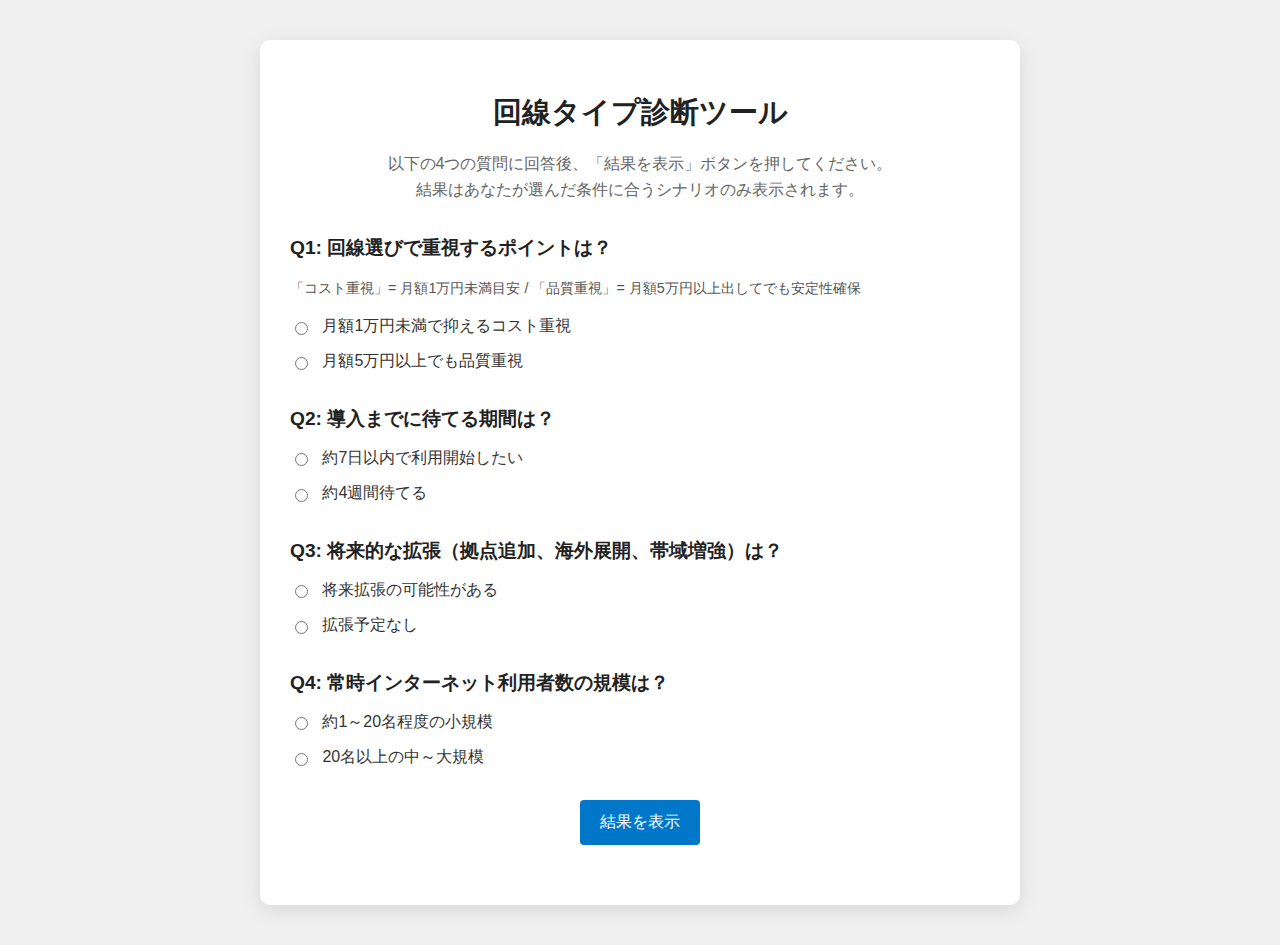
<file: index.html>
<!DOCTYPE html>
<html lang="ja">
<head>
<meta charset="UTF-8"/>
<meta name="viewport" content="width=device-width,initial-scale=1.0"/>
<title>回線タイプ診断ツール</title>
<link rel="stylesheet" href="style.css">
</head>
<body>

<div class="container">
  <h1>回線タイプ診断ツール</h1>
  <p class="intro">以下の4つの質問に回答後、「結果を表示」ボタンを押してください。<br>結果はあなたが選んだ条件に合うシナリオのみ表示されます。</p>

  <form id="quizForm">

    <div class="question-block">
      <h2>Q1: 回線選びで重視するポイントは？</h2>
      <p>「コスト重視」= 月額1万円未満目安 / 「品質重視」= 月額5万円以上出してでも安定性確保</p>
      <div class="answers">
        <label><input type="radio" name="q1" value="cost" required> 月額1万円未満で抑えるコスト重視</label>
        <label><input type="radio" name="q1" value="quality"> 月額5万円以上でも品質重視</label>
      </div>
    </div>

    <div class="question-block">
      <h2>Q2: 導入までに待てる期間は？</h2>
      <div class="answers">
        <label><input type="radio" name="q2" value="fast" required> 約7日以内で利用開始したい</label>
        <label><input type="radio" name="q2" value="normal"> 約4週間待てる</label>
      </div>
    </div>

    <div class="question-block">
      <h2>Q3: 将来的な拡張（拠点追加、海外展開、帯域増強）は？</h2>
      <div class="answers">
        <label><input type="radio" name="q3" value="scalable" required> 将来拡張の可能性がある</label>
        <label><input type="radio" name="q3" value="fixed"> 拡張予定なし</label>
      </div>
    </div>

    <div class="question-block">
      <h2>Q4: 常時インターネット利用者数の規模は？</h2>
      <div class="answers">
        <label><input type="radio" name="q4" value="small" required> 約1～20名程度の小規模</label>
        <label><input type="radio" name="q4" value="large"> 20名以上の中～大規模</label>
      </div>
    </div>

    <button type="button" id="resultBtn">結果を表示</button>
  </form>

  <div id="result" style="display:none;">
    <h2>診断結果</h2>
    <div id="recommendation"></div>
  </div>

</div>

<script src="script.js"></script>
</body>
</html>
</file>
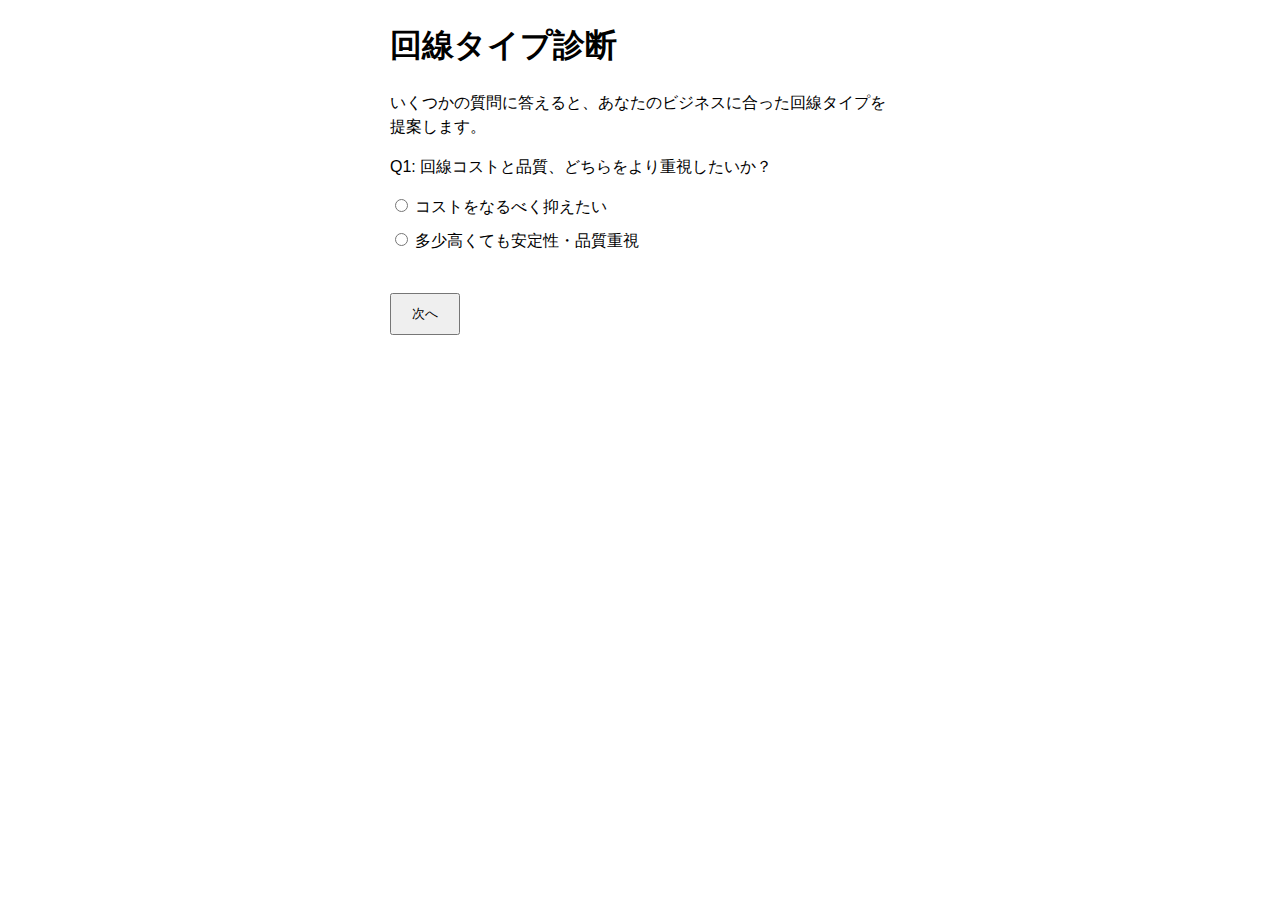
<file: sample.html>
<!DOCTYPE html>
<html lang="ja">
<head>
<meta charset="UTF-8">
<meta name="viewport" content="width=device-width, initial-scale=1.0">
<style>
  body { font-family: sans-serif; max-width: 500px; margin: 20px auto; line-height: 1.5; }
  .question { display: none; margin-bottom: 20px; }
  .question.active { display: block; }
  .answers label { display: block; margin: 10px 0; cursor: pointer; }
  #nextBtn, #resultBtn { margin-top: 20px; padding: 10px 20px; cursor: pointer; }
  #result { margin-top: 30px; font-weight: bold; display: none; }
</style>
<title>回線タイプ診断</title>
</head>
<body>

<h1>回線タイプ診断</h1>
<p>いくつかの質問に答えると、あなたのビジネスに合った回線タイプを提案します。</p>

<form id="quizForm">

  <!-- 質問1 -->
  <div class="question active" data-question="1">
    <p>Q1: 回線コストと品質、どちらをより重視したいか？</p>
    <div class="answers">
      <label><input type="radio" name="q1" value="cost" required> コストをなるべく抑えたい</label>
      <label><input type="radio" name="q1" value="quality"> 多少高くても安定性・品質重視</label>
    </div>
  </div>

  <!-- 質問2 -->
  <div class="question" data-question="2">
    <p>Q2: 導入まで待てる期間は？</p>
    <div class="answers">
      <label><input type="radio" name="q2" value="fast" required> すぐに使いたい(1週間以内)</label>
      <label><input type="radio" name="q2" value="normal"> 1～2ヶ月程度は待てる</label>
    </div>
  </div>

  <!-- 質問3 -->
  <div class="question" data-question="3">
    <p>Q3: 将来的な拡張(拠点追加・帯域増強)を考慮しているか？</p>
    <div class="answers">
      <label><input type="radio" name="q3" value="scalable" required> 拡張性が欲しい</label>
      <label><input type="radio" name="q3" value="fixed"> 今の規模で十分</label>
    </div>
  </div>

  <button type="button" id="nextBtn">次へ</button>
  <button type="button" id="resultBtn" style="display:none;">結果を表示</button>

</form>

<div id="result"></div>

<script>
  (function(){
    var currentQuestion = 1;
    var totalQuestions = 3;
    var nextBtn = document.getElementById('nextBtn');
    var resultBtn = document.getElementById('resultBtn');
    var resultDiv = document.getElementById('result');
    var quizForm = document.getElementById('quizForm');

    // 次へボタン
    nextBtn.addEventListener('click', function(){
      // 現在の質問が回答されたかチェック
      var currentQ = quizForm.querySelector('.question[data-question="'+currentQuestion+'"]');
      var inputs = currentQ.querySelectorAll('input[type="radio"]');
      var answered = false;
      for(var i=0; i<inputs.length; i++){
        if(inputs[i].checked) { answered = true; break; }
      }

      if(!answered) {
        alert('回答を選択してください');
        return;
      }

      // 次の質問へ
      currentQ.classList.remove('active');
      currentQuestion++;
      if(currentQuestion <= totalQuestions) {
        var nextQ = quizForm.querySelector('.question[data-question="'+currentQuestion+'"]');
        nextQ.classList.add('active');
      }

      // 最終質問なら「結果を表示」ボタンに切り替え
      if(currentQuestion > totalQuestions) {
        nextBtn.style.display = 'none';
        resultBtn.style.display = 'inline-block';
      }
    });

    // 結果表示ボタン
    resultBtn.addEventListener('click', function(){
      var q1 = quizForm.querySelector('input[name="q1"]:checked').value;
      var q2 = quizForm.querySelector('input[name="q2"]:checked').value;
      var q3 = quizForm.querySelector('input[name="q3"]:checked').value;

      // 簡易ロジック例:
      // q1でcostならコスト優先 → 光コラボ、qualityなら専用線寄り
      // q2でfastなら即導入重視 → 無線、normalなら有線でもOK
      // q3でscalableなら拡張性 → 専用線有利、fixedなら光回線でもOK

      var recommendation = "";

      if(q1 === "cost") {
        if(q2 === "fast") {
          // コスト優先で即導入 → 無線(FWA/5G)
          recommendation = "無線(FWA/5G)回線";
        } else {
          // コスト優先で待てる → 光コラボ系光回線
          recommendation = "光コラボ系光回線(ドコモ光、OCN光など)";
        }
      } else {
        // quality重視
        if(q2 === "fast") {
          // 品質重視だがすぐ必要 → 難しいが、無線は品質劣るため妥協
          recommendation = "短期的には無線(FWA/5G)、将来的には専用線検討";
        } else {
          //
</file>
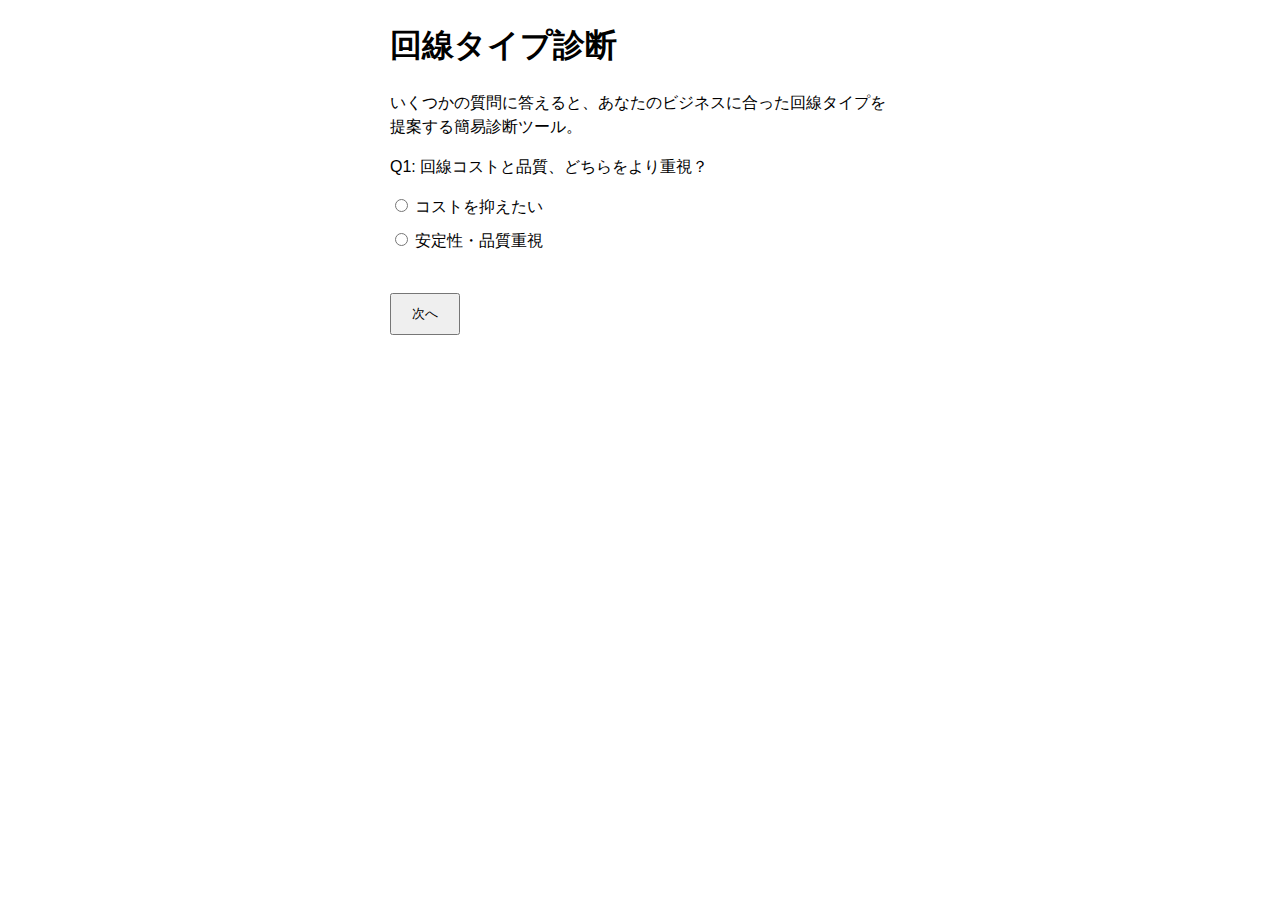
<file: sample2.html>
<!DOCTYPE html>
<html lang="ja">
<head>
<meta charset="UTF-8">
<meta name="viewport" content="width=device-width, initial-scale=1.0">
<style>
  body { font-family: sans-serif; max-width: 500px; margin: 20px auto; line-height: 1.5; }
  .question { display: none; margin-bottom: 20px; }
  .question.active { display: block; }
  .answers label { display: block; margin: 10px 0; cursor: pointer; }
  #nextBtn, #resultBtn { margin-top: 20px; padding: 10px 20px; cursor: pointer; }
  #result { margin-top: 30px; font-weight: bold; display: none; }
</style>
<title>回線タイプ診断</title>
</head>
<body>

<h1>回線タイプ診断</h1>
<p>いくつかの質問に答えると、あなたのビジネスに合った回線タイプを提案する簡易診断ツール。</p>

<form id="quizForm">

  <!-- 質問1 -->
  <div class="question active" data-question="1">
    <p>Q1: 回線コストと品質、どちらをより重視？</p>
    <div class="answers">
      <label><input type="radio" name="q1" value="cost" required> コストを抑えたい</label>
      <label><input type="radio" name="q1" value="quality"> 安定性・品質重視</label>
    </div>
  </div>

  <!-- 質問2 -->
  <div class="question" data-question="2">
    <p>Q2: 導入まで待てる期間は？</p>
    <div class="answers">
      <label><input type="radio" name="q2" value="fast" required> 1週間以内に使いたい</label>
      <label><input type="radio" name="q2" value="normal"> 1～2ヶ月待てる</label>
    </div>
  </div>

  <!-- 質問3 -->
  <div class="question" data-question="3">
    <p>Q3: 将来的な拡張(拠点追加・帯域増強)を考慮している？</p>
    <div class="answers">
      <label><input type="radio" name="q3" value="scalable" required> 拡張性が欲しい</label>
      <label><input type="radio" name="q3" value="fixed"> 今の規模で十分</label>
    </div>
  </div>

  <button type="button" id="nextBtn">次へ</button>
  <button type="button" id="resultBtn" style="display:none;">結果を表示</button>

</form>

<div id="result"></div>

<script>
  (function(){
    var currentQuestion = 1;
    var totalQuestions = 3;
    var nextBtn = document.getElementById('nextBtn');
    var resultBtn = document.getElementById('resultBtn');
    var resultDiv = document.getElementById('result');
    var quizForm = document.getElementById('quizForm');

    console.log("診断開始：質問数 =", totalQuestions);

    // 「次へ」ボタン
    nextBtn.addEventListener('click', function(){
      console.log("「次へ」クリック: 現在の質問 =", currentQuestion);
      // 現在の質問を取得
      var currentQ = quizForm.querySelector('.question[data-question="'+currentQuestion+'"]');
      var inputs = currentQ.querySelectorAll('input[type="radio"]');
      var answered = false;
      for(var i=0; i<inputs.length; i++){
        if(inputs[i].checked) { answered = true; break; }
      }

      if(!answered) {
        alert('回答を選択してください');
        return;
      }

      // 次の質問へ移動処理
      currentQ.classList.remove('active');
      currentQuestion++;
      console.log("次の質問番号 =", currentQuestion);

      if(currentQuestion <= totalQuestions) {
        var nextQ = quizForm.querySelector('.question[data-question="'+currentQuestion+'"]');
        if(nextQ) {
          nextQ.classList.add('active');
        } else {
          console.error("次の質問が見つかりません。");
        }
      }

      // 全ての質問が終わったら「結果を表示」ボタンに切替
      if(currentQuestion > totalQuestions) {
        nextBtn.style.display = 'none';
        resultBtn.style.display = 'inline-block';
      }
    });

    // 「結果を表示」ボタン
    resultBtn.addEventListener('click', function(){
      console.log("結果表示開始");
      var q1 = quizForm.querySelector('input[name="q1"]:checked').value;
      var q2 = quizForm.querySelector('input[name="q2"]:checked').value;
      var q3 = quizForm.querySelector('input[name="q3"]:checked').value;

      var recommendation = "";

      // 簡易ロジック例
      if(q1 === "cost") {
        if(q2 === "fast") {
          recommendation = "無線(FWA/5G)回線";
        } else {
          recommendation = "光コラボ系光回線(ドコモ光、OCN光など)";
        }
      } else {
        // quality重視
        if(q2 === "fast") {
          recommendation = "短期的には無線(FWA/5G)で対応、将来的には専用線を検討";
        } else {
          recommendation = "専用線(OCNエンタープライズIPアクセス、KDDI IP-VPN等)";
        }
      }

      if(q3 === "scalable" && recommendation.indexOf("専用線") === -1) {
        recommendation += "。拡張を考えるなら専用線も再検討してほしい";
      }

      resultDiv.textContent = "おすすめの回線タイプ: " + recommendation;
      resultDiv.style.display = 'block';
      console.log("結果表示:", recommendation);
    });
  })();
</script>

</body>
</html>
</file>
<file: style.css>
body {
  margin:0;
  padding:0;
  background:#f0f0f0;
  font-family:sans-serif;
  line-height:1.6;
  color:#333;
}
.container {
  max-width:700px;
  background:#fff;
  margin:40px auto;
  padding:30px;
  box-shadow:0 5px 20px rgba(0,0,0,0.1);
  border-radius:10px;
}
h1 {
  font-size:1.8em;
  margin-bottom:10px;
  text-align:center;
  color:#222;
}
.intro {
  font-size:1em;
  color:#666;
  text-align:center;
  margin-bottom:30px;
}
.question-block {
  margin-bottom:30px;
}
.question-block h2 {
  font-size:1.2em;
  margin-bottom:10px;
  color:#222;
  font-weight:bold;
}
.question-block p {
  font-size:0.9em;
  color:#555;
  margin-bottom:15px;
  line-height:1.4;
}
.answers label {
  display:block;
  margin:10px 0;
  cursor:pointer;
  font-size:1em;
  color:#333;
}
.answers label:hover {
  color:#0077c8;
}
.answers input[type="radio"] {
  margin-right:10px;
  vertical-align:middle;
}
#resultBtn {
  display:block;
  margin:30px auto;
  padding:12px 20px;
  background:#0077c8;
  color:#fff;
  border:none;
  border-radius:4px;
  cursor:pointer;
  font-size:1em;
  transition:background 0.3s;
  text-align:center;
}
#resultBtn:hover {
  background:#005ea1;
}
#result {
  margin-top:30px;
  background:#f8fbff;
  border-radius:8px;
  padding:25px 30px;
  line-height:1.8;
  box-shadow:0 2px 10px rgba(0,0,0,0.08);
}
#result h2 {
  font-size:1.4em;
  margin-bottom:10px;
  color:#222;
  border-bottom:1px solid #ddd;
  padding-bottom:5px;
}
.recommendation-box {
  background:#fff;
  border:1px solid #e0e0e0;
  border-radius:6px;
  padding:20px;
  margin-bottom:20px;
}
.recommendation-box h3 {
  font-size:1.1em;
  margin-bottom:8px;
  color:#333;
}
.recommendation-box ul {
  margin:10px 0 0 20px;
  font-size:0.95em;
  list-style:disc;
}
.recommendation-box ul li {
  margin:5px 0;
}
</file>
